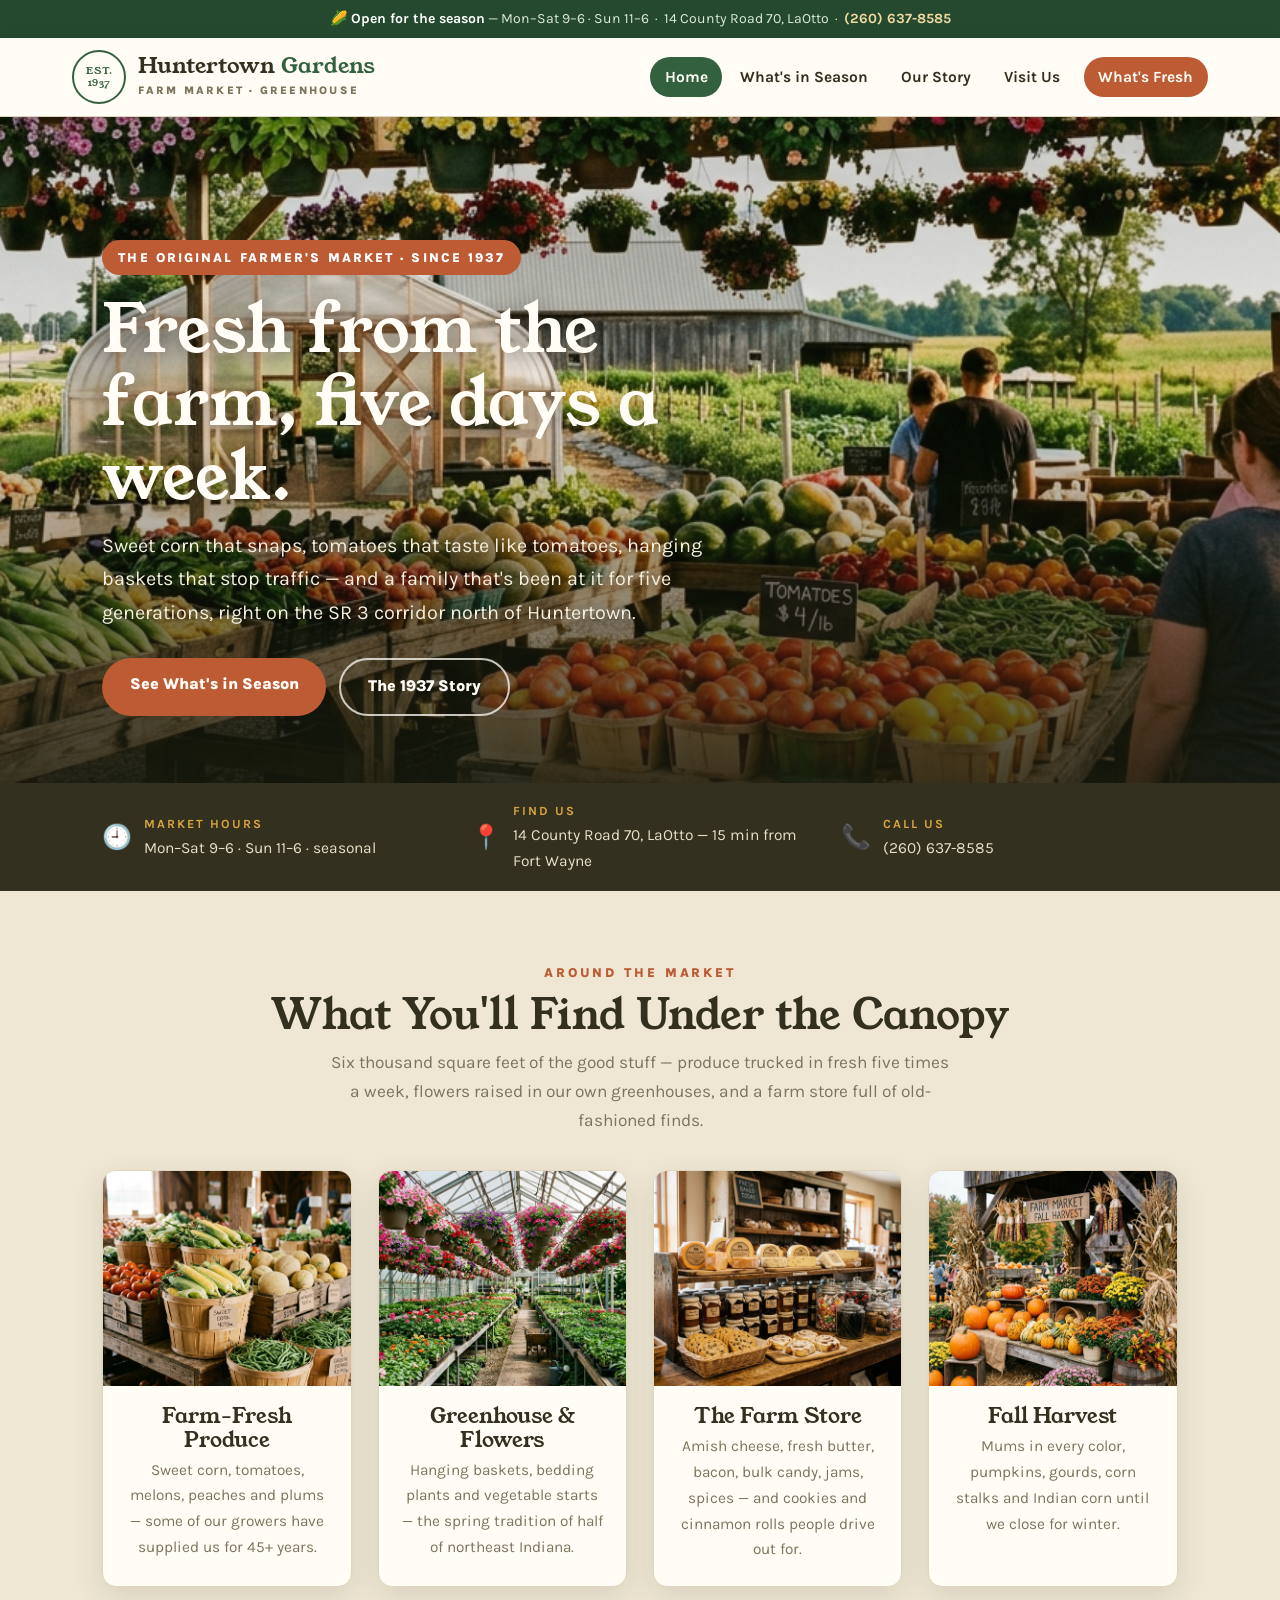
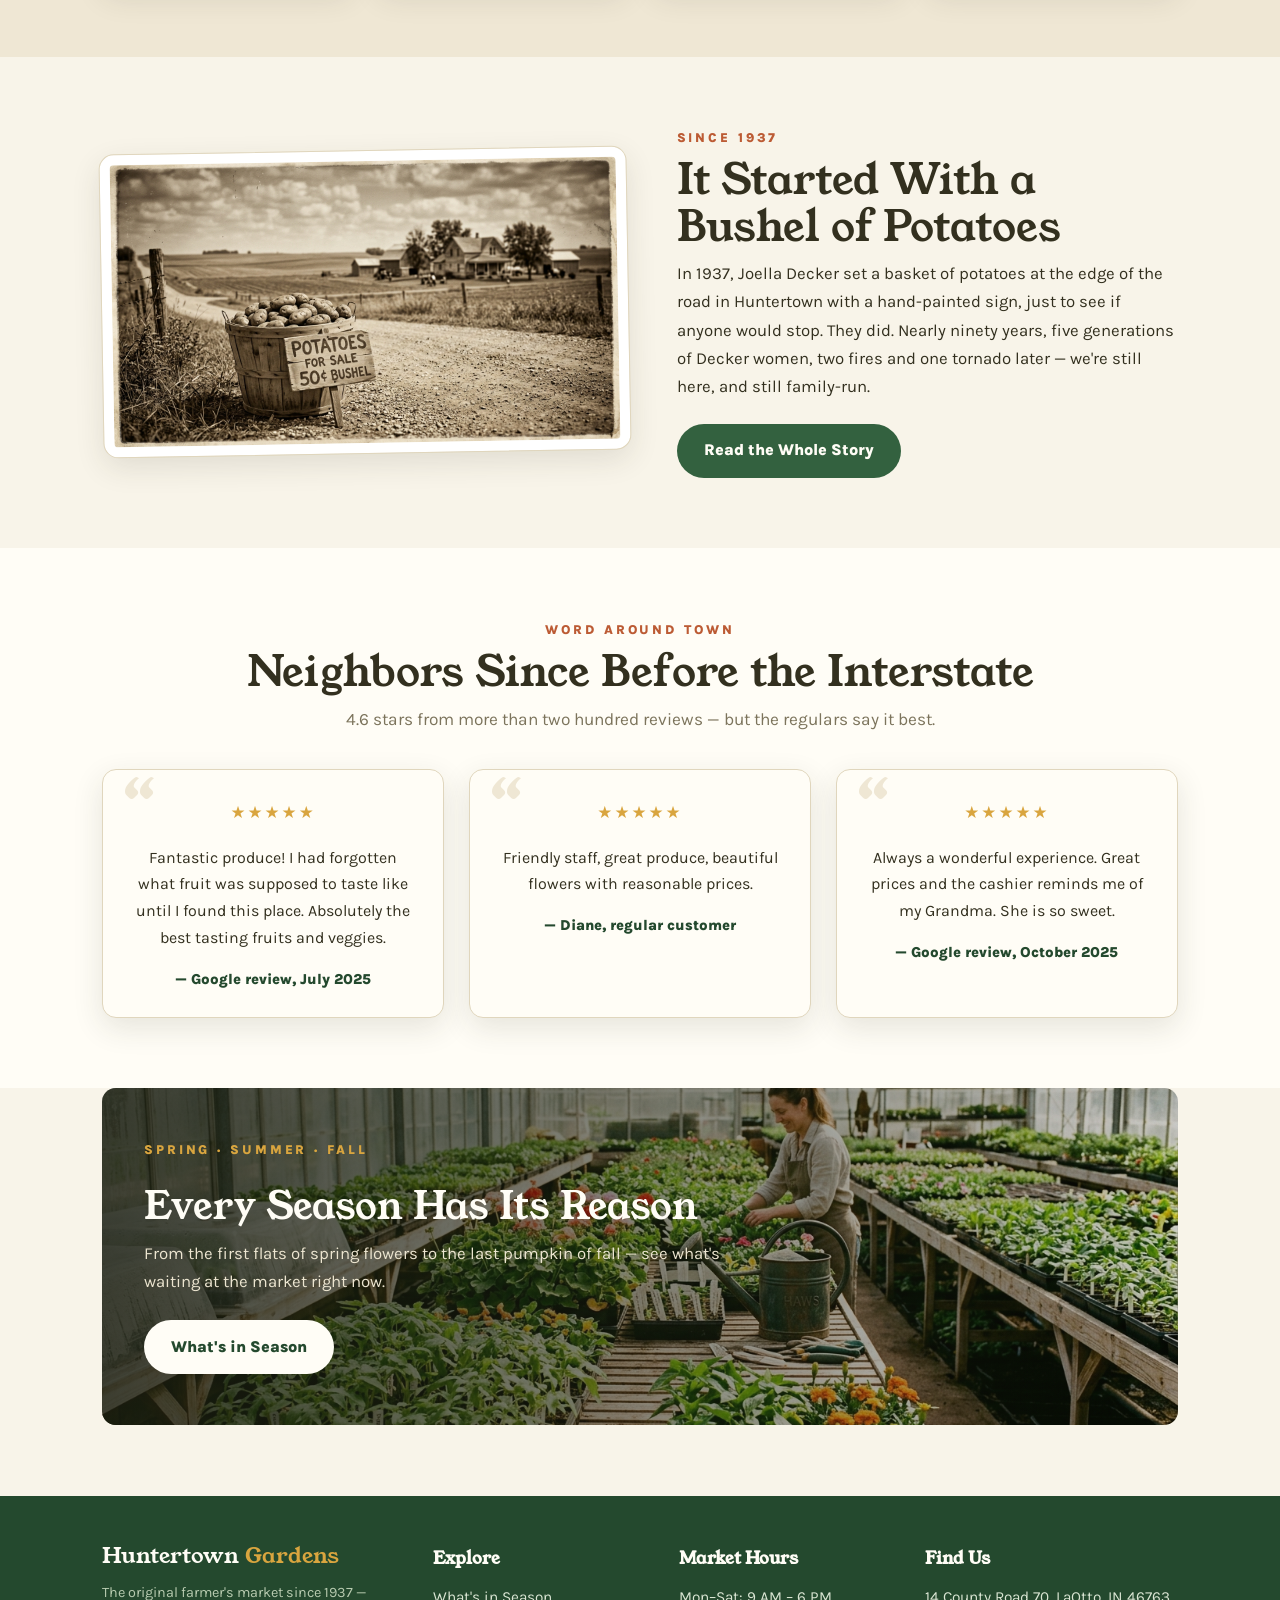
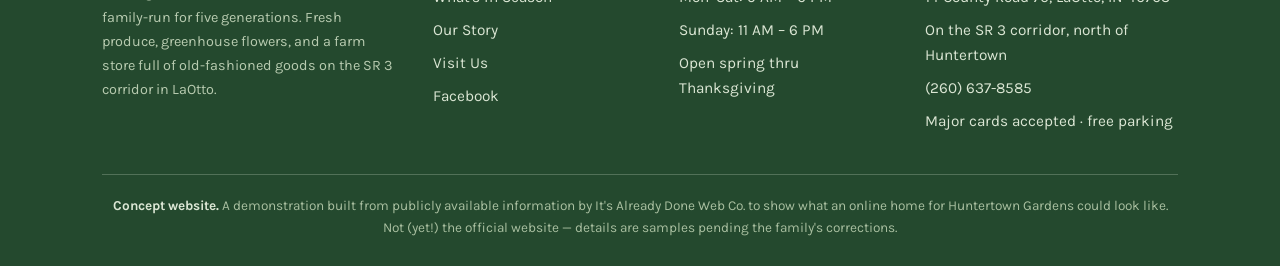
<file: index.html>
<!DOCTYPE html>
<html lang="en">
<head>
<meta charset="UTF-8">
<meta name="viewport" content="width=device-width, initial-scale=1.0">
<title>Huntertown Gardens — The Original Farmer's Market Since 1937</title>
<meta name="description" content="Family-run farm market and greenhouse on the SR 3 corridor north of Fort Wayne: fresh produce, hanging baskets and bedding plants, Amish cheese, bulk candy and pantry goods. Since 1937.">
<link rel="icon" href="data:image/svg+xml,<svg xmlns='http://www.w3.org/2000/svg' viewBox='0 0 100 100'><circle cx='50' cy='50' r='46' fill='%23f8f4e9' stroke='%2333613f' stroke-width='6'/><path d='M50 25 C58 38 58 52 50 66 C42 52 42 38 50 25 Z' fill='%2333613f'/><path d='M50 66 L50 78' stroke='%2333613f' stroke-width='5' stroke-linecap='round'/></svg>">
<link rel="stylesheet" href="css/style.css">
</head>
<body>

<div class="topbar">🌽 <strong>Open for the season</strong> — Mon–Sat 9–6 · Sun 11–6 &nbsp;·&nbsp; 14 County Road 70, LaOtto &nbsp;·&nbsp; <a href="tel:+12606378585">(260) 637-8585</a></div>

<header class="site">
  <div class="nav-row">
    <a class="brand" href="index.html">
      <span class="roundel">EST.<br>1937</span>
      <span>
        <span class="brand-name">Huntertown <span>Gardens</span></span>
        <span class="brand-tag">Farm Market · Greenhouse</span>
      </span>
    </a>
    <nav class="main">
      <a href="index.html" class="active">Home</a>
      <a href="seasons.html">What's in Season</a>
      <a href="story.html">Our Story</a>
      <a href="visit.html">Visit Us</a>
      <a href="seasons.html" class="cta">What's Fresh</a>
    </nav>
  </div>
</header>

<section class="hero">
  <img class="hero-bg" src="assets/hero-market-crop2.png" alt="The farm market under its canopy: hanging flower baskets above tables piled with sweet corn, tomatoes and melons, greenhouse behind">
  <div class="wrap hero-inner">
    <span class="kicker">The original farmer's market · since 1937</span>
    <h1>Fresh from the farm, five days a week.</h1>
    <p class="lede">Sweet corn that snaps, tomatoes that taste like tomatoes, hanging baskets that stop traffic — and a family that's been at it for five generations, right on the SR 3 corridor north of Huntertown.</p>
    <div class="btns">
      <a class="btn btn-terra" href="seasons.html">See What's in Season</a>
      <a class="btn btn-outline" href="story.html">The 1937 Story</a>
    </div>
  </div>
</section>

<div class="info-strip">
  <div class="wrap">
    <div class="cell"><span class="info-ico">🕘</span><div><strong>Market Hours</strong> Mon–Sat 9–6 · Sun 11–6 · seasonal</div></div>
    <div class="cell"><span class="info-ico">📍</span><div><strong>Find Us</strong> <a href="visit.html">14 County Road 70, LaOtto — 15 min from Fort Wayne</a></div></div>
    <div class="cell"><span class="info-ico">📞</span><div><strong>Call Us</strong> <a href="tel:+12606378585">(260) 637-8585</a></div></div>
  </div>
</div>

<section class="block block--deep">
  <div class="wrap center">
    <p class="eyebrow">Around the market</p>
    <h2>What You'll Find Under the Canopy</h2>
    <p class="sub">Six thousand square feet of the good stuff — produce trucked in fresh five times a week, flowers raised in our own greenhouses, and a farm store full of old-fashioned finds.</p>
    <div class="grid grid-4">
      <div class="card">
        <img src="assets/produce.png" alt="Bushel baskets of sweet corn and crates of ripe tomatoes">
        <div class="pad"><h3>Farm-Fresh Produce</h3><p>Sweet corn, tomatoes, melons, peaches and plums — some of our growers have supplied us for 45+ years.</p></div>
      </div>
      <div class="card">
        <img src="assets/baskets.png" alt="Rows of vibrant hanging flower baskets inside the greenhouse">
        <div class="pad"><h3>Greenhouse &amp; Flowers</h3><p>Hanging baskets, bedding plants and vegetable starts — the spring tradition of half of northeast Indiana.</p></div>
      </div>
      <div class="card">
        <img src="assets/pantry.png" alt="Amish cheeses, jars of jam and old-fashioned bulk candy on a wooden shelf">
        <div class="pad"><h3>The Farm Store</h3><p>Amish cheese, fresh butter, bacon, bulk candy, jams, spices — and cookies and cinnamon rolls people drive out for.</p></div>
      </div>
      <div class="card">
        <img src="assets/fall.png" alt="Pumpkins, gourds, corn stalks and colorful mums in the fall">
        <div class="pad"><h3>Fall Harvest</h3><p>Mums in every color, pumpkins, gourds, corn stalks and Indian corn until we close for winter.</p></div>
      </div>
    </div>
  </div>
</section>

<section class="block">
  <div class="wrap">
    <div class="split">
      <div class="split-img"><img src="assets/heritage-1937.png" alt="A sepia-toned scene of a bushel basket of potatoes with a hand-painted for-sale sign at the edge of a country road"></div>
      <div>
        <p class="eyebrow">Since 1937</p>
        <h2>It Started With a Bushel of Potatoes</h2>
        <p>In 1937, Joella Decker set a basket of potatoes at the edge of the road in Huntertown with a hand-painted sign, just to see if anyone would stop. They did. Nearly ninety years, five generations of Decker women, two fires and one tornado later — we're still here, and still family-run.</p>
        <p style="margin-top:1.4rem"><a class="btn btn-green" href="story.html">Read the Whole Story</a></p>
      </div>
    </div>
  </div>
</section>

<section class="block block--white">
  <div class="wrap center">
    <p class="eyebrow">Word around town</p>
    <h2>Neighbors Since Before the Interstate</h2>
    <p class="sub">4.6 stars from more than two hundred reviews — but the regulars say it best.</p>
    <div class="grid grid-3">
      <div class="review">
        <div class="stars">★★★★★</div>
        <p>Fantastic produce! I had forgotten what fruit was supposed to taste like until I found this place. Absolutely the best tasting fruits and veggies.</p>
        <div class="who">— Google review, July 2025</div>
      </div>
      <div class="review">
        <div class="stars">★★★★★</div>
        <p>Friendly staff, great produce, beautiful flowers with reasonable prices.</p>
        <div class="who">— Diane, regular customer</div>
      </div>
      <div class="review">
        <div class="stars">★★★★★</div>
        <p>Always a wonderful experience. Great prices and the cashier reminds me of my Grandma. She is so sweet.</p>
        <div class="who">— Google review, October 2025</div>
      </div>
    </div>
  </div>
</section>

<section class="block" style="padding-top:0">
  <div class="wrap">
    <div class="banner">
      <img class="bg" src="assets/greenhouse.png" alt="Greenhouse tables full of spring bedding plants and vegetable starts">
      <div class="pad">
        <p class="eyebrow" style="color:var(--gold)">Spring · Summer · Fall</p>
        <h2>Every Season Has Its Reason</h2>
        <p>From the first flats of spring flowers to the last pumpkin of fall — see what's waiting at the market right now.</p>
        <a class="btn btn-cream" href="seasons.html">What's in Season</a>
      </div>
    </div>
  </div>
</section>

<footer class="site">
  <div class="wrap">
    <div class="cols">
      <div>
        <span class="brand-name">Huntertown <span style="color:var(--gold)">Gardens</span></span>
        <p class="small">The original farmer's market since 1937 — family-run for five generations. Fresh produce, greenhouse flowers, and a farm store full of old-fashioned goods on the SR 3 corridor in LaOtto.</p>
      </div>
      <div>
        <h4>Explore</h4>
        <ul>
          <li><a href="seasons.html">What's in Season</a></li>
          <li><a href="story.html">Our Story</a></li>
          <li><a href="visit.html">Visit Us</a></li>
          <li><a href="https://www.facebook.com/HuntertownGardens/" target="_blank" rel="noopener">Facebook</a></li>
        </ul>
      </div>
      <div>
        <h4>Market Hours</h4>
        <ul>
          <li>Mon–Sat: 9 AM – 6 PM</li>
          <li>Sunday: 11 AM – 6 PM</li>
          <li>Open spring thru Thanksgiving</li>
        </ul>
      </div>
      <div>
        <h4>Find Us</h4>
        <ul>
          <li>14 County Road 70, LaOtto, IN 46763</li>
          <li>On the SR 3 corridor, north of Huntertown</li>
          <li><a href="tel:+12606378585">(260) 637-8585</a></li>
          <li>Major cards accepted · free parking</li>
        </ul>
      </div>
    </div>
    <div class="footnote">
      <strong>Concept website.</strong> A demonstration built from publicly available information by It's Already Done Web Co. to show what an online home for Huntertown Gardens could look like. Not (yet!) the official website — details are samples pending the family's corrections.
    </div>
  </div>
</footer>

<script>
  // Privacy-friendly analytics (GoatCounter) - no cookies, records host+path only
  window.goatcounter = { path: function(p) { return location.host + p; } };
</script>
<script data-goatcounter="https://flylow3d.goatcounter.com/count" async src="//gc.zgo.at/count.js"></script>
</body>
</html>
</file>
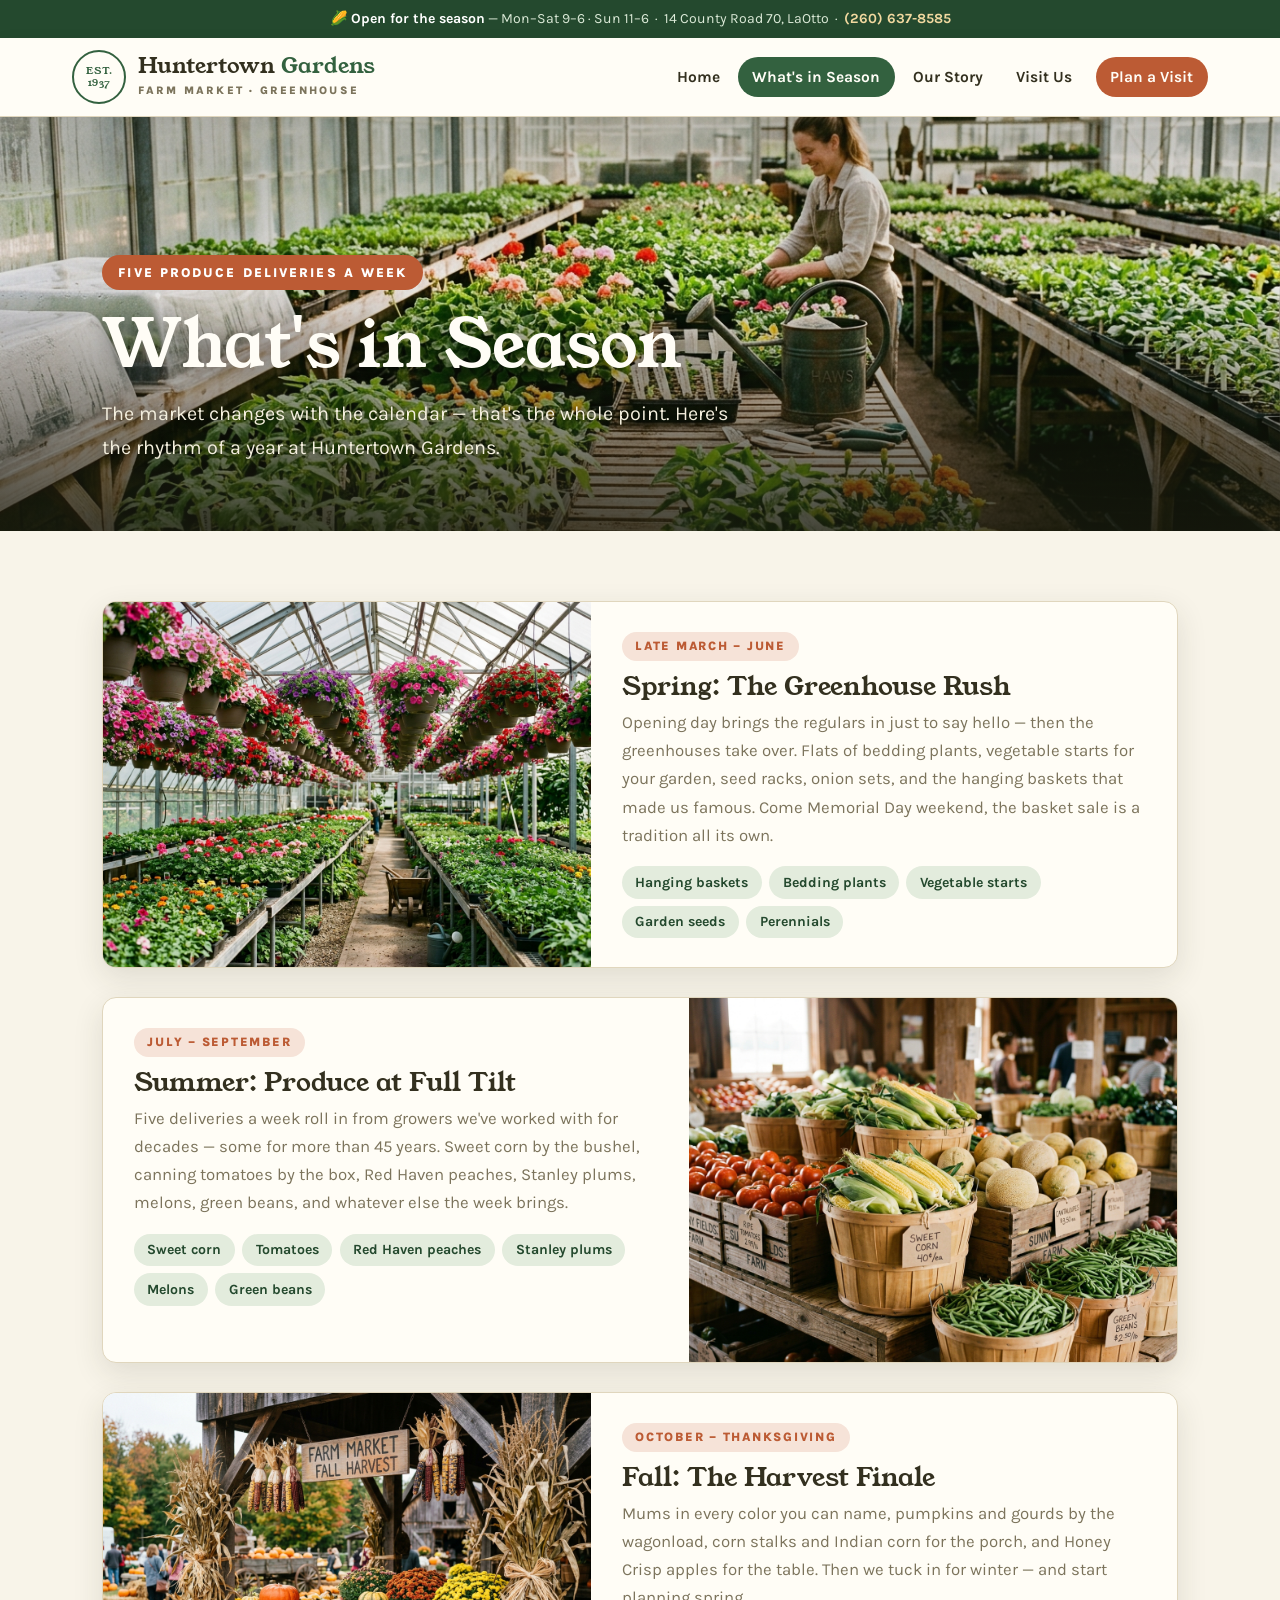
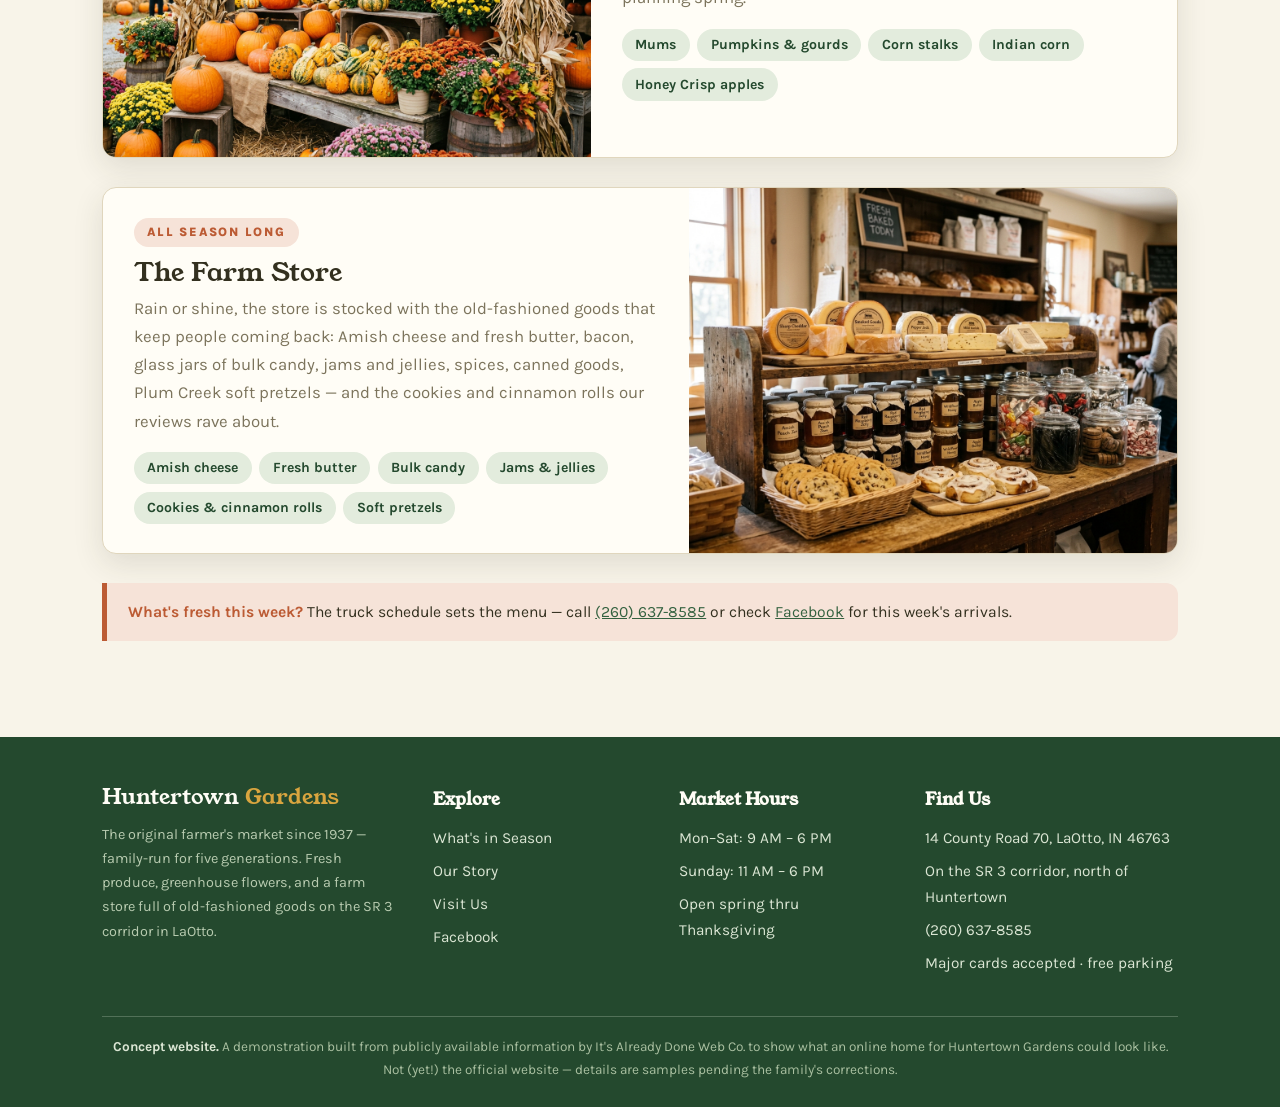
<file: seasons.html>
<!DOCTYPE html>
<html lang="en">
<head>
<meta charset="UTF-8">
<meta name="viewport" content="width=device-width, initial-scale=1.0">
<title>What's in Season — Huntertown Gardens · LaOtto, IN</title>
<meta name="description" content="The seasonal rhythm at Huntertown Gardens: spring bedding plants and hanging baskets, summer sweet corn and peaches, fall mums and pumpkins, plus the farm store's Amish cheese, bulk candy and baked goods.">
<link rel="icon" href="data:image/svg+xml,<svg xmlns='http://www.w3.org/2000/svg' viewBox='0 0 100 100'><circle cx='50' cy='50' r='46' fill='%23f8f4e9' stroke='%2333613f' stroke-width='6'/><path d='M50 25 C58 38 58 52 50 66 C42 52 42 38 50 25 Z' fill='%2333613f'/><path d='M50 66 L50 78' stroke='%2333613f' stroke-width='5' stroke-linecap='round'/></svg>">
<link rel="stylesheet" href="css/style.css">
</head>
<body>

<div class="topbar">🌽 <strong>Open for the season</strong> — Mon–Sat 9–6 · Sun 11–6 &nbsp;·&nbsp; 14 County Road 70, LaOtto &nbsp;·&nbsp; <a href="tel:+12606378585">(260) 637-8585</a></div>

<header class="site">
  <div class="nav-row">
    <a class="brand" href="index.html">
      <span class="roundel">EST.<br>1937</span>
      <span>
        <span class="brand-name">Huntertown <span>Gardens</span></span>
        <span class="brand-tag">Farm Market · Greenhouse</span>
      </span>
    </a>
    <nav class="main">
      <a href="index.html">Home</a>
      <a href="seasons.html" class="active">What's in Season</a>
      <a href="story.html">Our Story</a>
      <a href="visit.html">Visit Us</a>
      <a href="visit.html" class="cta">Plan a Visit</a>
    </nav>
  </div>
</header>

<section class="hero hero--page">
  <img class="hero-bg" src="assets/greenhouse.png" alt="Greenhouse tables lined with spring bedding plants and vegetable starts">
  <div class="wrap hero-inner">
    <span class="kicker">Five produce deliveries a week</span>
    <h1>What's in Season</h1>
    <p class="lede">The market changes with the calendar — that's the whole point. Here's the rhythm of a year at Huntertown Gardens.</p>
  </div>
</section>

<section class="block">
  <div class="wrap">

    <div class="season">
      <img src="assets/baskets.png" alt="Hanging baskets bursting with petunias in the greenhouse">
      <div class="pad">
        <span class="when">Late March – June</span>
        <h3>Spring: The Greenhouse Rush</h3>
        <p>Opening day brings the regulars in just to say hello — then the greenhouses take over. Flats of bedding plants, vegetable starts for your garden, seed racks, onion sets, and the hanging baskets that made us famous. Come Memorial Day weekend, the basket sale is a tradition all its own.</p>
        <div class="tags"><span>Hanging baskets</span><span>Bedding plants</span><span>Vegetable starts</span><span>Garden seeds</span><span>Perennials</span></div>
      </div>
    </div>

    <div class="season flip">
      <img src="assets/produce.png" alt="Sweet corn, tomatoes and melons piled high at the market">
      <div class="pad">
        <span class="when">July – September</span>
        <h3>Summer: Produce at Full Tilt</h3>
        <p>Five deliveries a week roll in from growers we've worked with for decades — some for more than 45 years. Sweet corn by the bushel, canning tomatoes by the box, Red Haven peaches, Stanley plums, melons, green beans, and whatever else the week brings.</p>
        <div class="tags"><span>Sweet corn</span><span>Tomatoes</span><span>Red Haven peaches</span><span>Stanley plums</span><span>Melons</span><span>Green beans</span></div>
      </div>
    </div>

    <div class="season">
      <img src="assets/fall.png" alt="Pumpkins, gourds, corn stalks and mums in fall colors">
      <div class="pad">
        <span class="when">October – Thanksgiving</span>
        <h3>Fall: The Harvest Finale</h3>
        <p>Mums in every color you can name, pumpkins and gourds by the wagonload, corn stalks and Indian corn for the porch, and Honey Crisp apples for the table. Then we tuck in for winter — and start planning spring.</p>
        <div class="tags"><span>Mums</span><span>Pumpkins &amp; gourds</span><span>Corn stalks</span><span>Indian corn</span><span>Honey Crisp apples</span></div>
      </div>
    </div>

    <div class="season flip">
      <img src="assets/pantry.png" alt="Amish cheese, jams and bulk candy jars in the farm store">
      <div class="pad">
        <span class="when">All season long</span>
        <h3>The Farm Store</h3>
        <p>Rain or shine, the store is stocked with the old-fashioned goods that keep people coming back: Amish cheese and fresh butter, bacon, glass jars of bulk candy, jams and jellies, spices, canned goods, Plum Creek soft pretzels — and the cookies and cinnamon rolls our reviews rave about.</p>
        <div class="tags"><span>Amish cheese</span><span>Fresh butter</span><span>Bulk candy</span><span>Jams &amp; jellies</span><span>Cookies &amp; cinnamon rolls</span><span>Soft pretzels</span></div>
      </div>
    </div>

    <div class="tip">
      <strong>What's fresh this week?</strong> The truck schedule sets the menu — call <a href="tel:+12606378585">(260) 637-8585</a> or check <a href="https://www.facebook.com/HuntertownGardens/" target="_blank" rel="noopener">Facebook</a> for this week's arrivals.
    </div>
  </div>
</section>

<footer class="site">
  <div class="wrap">
    <div class="cols">
      <div>
        <span class="brand-name">Huntertown <span style="color:var(--gold)">Gardens</span></span>
        <p class="small">The original farmer's market since 1937 — family-run for five generations. Fresh produce, greenhouse flowers, and a farm store full of old-fashioned goods on the SR 3 corridor in LaOtto.</p>
      </div>
      <div>
        <h4>Explore</h4>
        <ul>
          <li><a href="seasons.html">What's in Season</a></li>
          <li><a href="story.html">Our Story</a></li>
          <li><a href="visit.html">Visit Us</a></li>
          <li><a href="https://www.facebook.com/HuntertownGardens/" target="_blank" rel="noopener">Facebook</a></li>
        </ul>
      </div>
      <div>
        <h4>Market Hours</h4>
        <ul>
          <li>Mon–Sat: 9 AM – 6 PM</li>
          <li>Sunday: 11 AM – 6 PM</li>
          <li>Open spring thru Thanksgiving</li>
        </ul>
      </div>
      <div>
        <h4>Find Us</h4>
        <ul>
          <li>14 County Road 70, LaOtto, IN 46763</li>
          <li>On the SR 3 corridor, north of Huntertown</li>
          <li><a href="tel:+12606378585">(260) 637-8585</a></li>
          <li>Major cards accepted · free parking</li>
        </ul>
      </div>
    </div>
    <div class="footnote">
      <strong>Concept website.</strong> A demonstration built from publicly available information by It's Already Done Web Co. to show what an online home for Huntertown Gardens could look like. Not (yet!) the official website — details are samples pending the family's corrections.
    </div>
  </div>
</footer>

<script>
  // Privacy-friendly analytics (GoatCounter) - no cookies, records host+path only
  window.goatcounter = { path: function(p) { return location.host + p; } };
</script>
<script data-goatcounter="https://flylow3d.goatcounter.com/count" async src="//gc.zgo.at/count.js"></script>
</body>
</html>
</file>
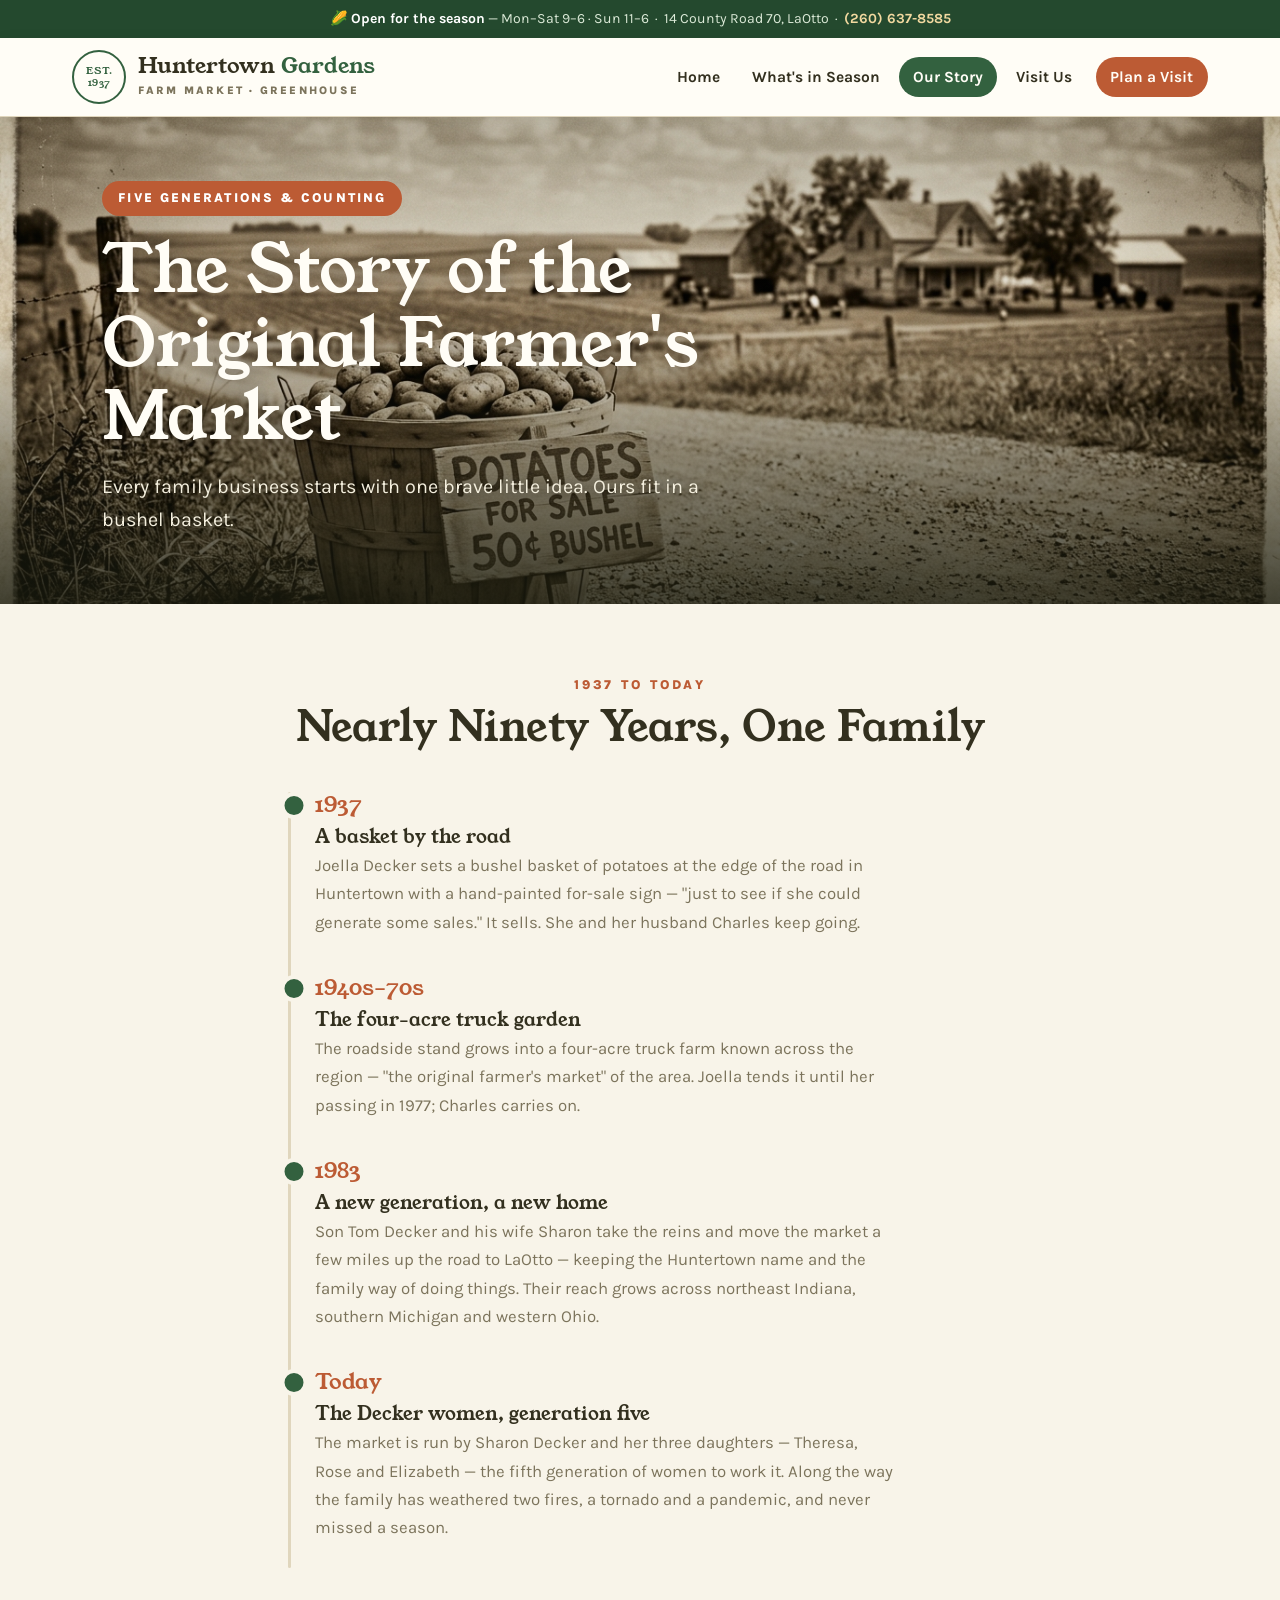
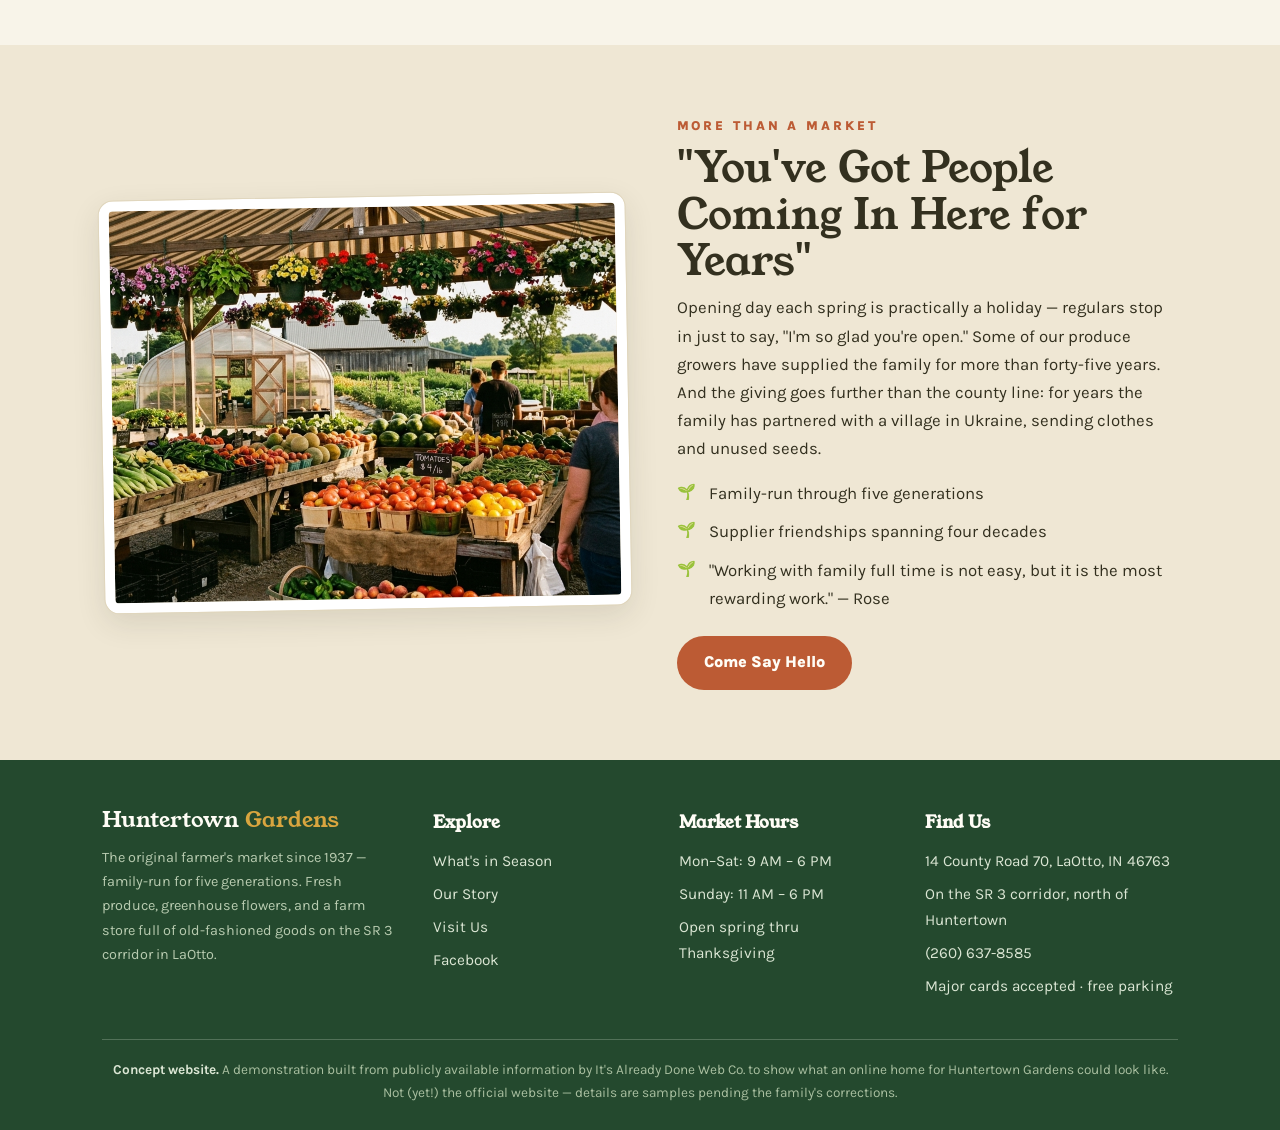
<file: story.html>
<!DOCTYPE html>
<html lang="en">
<head>
<meta charset="UTF-8">
<meta name="viewport" content="width=device-width, initial-scale=1.0">
<title>Our Story — Huntertown Gardens · Since 1937</title>
<meta name="description" content="From Joella Decker's roadside bushel of potatoes in 1937 to five generations of Decker women running the market today — the story of Huntertown Gardens.">
<link rel="icon" href="data:image/svg+xml,<svg xmlns='http://www.w3.org/2000/svg' viewBox='0 0 100 100'><circle cx='50' cy='50' r='46' fill='%23f8f4e9' stroke='%2333613f' stroke-width='6'/><path d='M50 25 C58 38 58 52 50 66 C42 52 42 38 50 25 Z' fill='%2333613f'/><path d='M50 66 L50 78' stroke='%2333613f' stroke-width='5' stroke-linecap='round'/></svg>">
<link rel="stylesheet" href="css/style.css">
</head>
<body>

<div class="topbar">🌽 <strong>Open for the season</strong> — Mon–Sat 9–6 · Sun 11–6 &nbsp;·&nbsp; 14 County Road 70, LaOtto &nbsp;·&nbsp; <a href="tel:+12606378585">(260) 637-8585</a></div>

<header class="site">
  <div class="nav-row">
    <a class="brand" href="index.html">
      <span class="roundel">EST.<br>1937</span>
      <span>
        <span class="brand-name">Huntertown <span>Gardens</span></span>
        <span class="brand-tag">Farm Market · Greenhouse</span>
      </span>
    </a>
    <nav class="main">
      <a href="index.html">Home</a>
      <a href="seasons.html">What's in Season</a>
      <a href="story.html" class="active">Our Story</a>
      <a href="visit.html">Visit Us</a>
      <a href="visit.html" class="cta">Plan a Visit</a>
    </nav>
  </div>
</header>

<section class="hero hero--page">
  <img class="hero-bg" src="assets/heritage-1937.png" alt="Sepia-toned recreation of a bushel of potatoes with a hand-painted for-sale sign beside a 1930s country road">
  <div class="wrap hero-inner">
    <span class="kicker">Five generations &amp; counting</span>
    <h1>The Story of the Original Farmer's Market</h1>
    <p class="lede">Every family business starts with one brave little idea. Ours fit in a bushel basket.</p>
  </div>
</section>

<section class="block">
  <div class="wrap center">
    <p class="eyebrow">1937 to today</p>
    <h2>Nearly Ninety Years, One Family</h2>
    <div class="timeline" style="text-align:left">
      <div class="tl">
        <div class="year">1937</div>
        <h3>A basket by the road</h3>
        <p>Joella Decker sets a bushel basket of potatoes at the edge of the road in Huntertown with a hand-painted for-sale sign — "just to see if she could generate some sales." It sells. She and her husband Charles keep going.</p>
      </div>
      <div class="tl">
        <div class="year">1940s–70s</div>
        <h3>The four-acre truck garden</h3>
        <p>The roadside stand grows into a four-acre truck farm known across the region — "the original farmer's market" of the area. Joella tends it until her passing in 1977; Charles carries on.</p>
      </div>
      <div class="tl">
        <div class="year">1983</div>
        <h3>A new generation, a new home</h3>
        <p>Son Tom Decker and his wife Sharon take the reins and move the market a few miles up the road to LaOtto — keeping the Huntertown name and the family way of doing things. Their reach grows across northeast Indiana, southern Michigan and western Ohio.</p>
      </div>
      <div class="tl">
        <div class="year">Today</div>
        <h3>The Decker women, generation five</h3>
        <p>The market is run by Sharon Decker and her three daughters — Theresa, Rose and Elizabeth — the fifth generation of women to work it. Along the way the family has weathered two fires, a tornado and a pandemic, and never missed a season.</p>
      </div>
    </div>
  </div>
</section>

<section class="block block--deep">
  <div class="wrap">
    <div class="split">
      <div class="split-img"><img src="assets/hero-market-crop2.png" alt="The market today: canopy, hanging baskets, produce tables and the greenhouse"></div>
      <div>
        <p class="eyebrow">More than a market</p>
        <h2>"You've Got People Coming In Here for Years"</h2>
        <p>Opening day each spring is practically a holiday — regulars stop in just to say, "I'm so glad you're open." Some of our produce growers have supplied the family for more than forty-five years. And the giving goes further than the county line: for years the family has partnered with a village in Ukraine, sending clothes and unused seeds.</p>
        <ul class="checks">
          <li>Family-run through five generations</li>
          <li>Supplier friendships spanning four decades</li>
          <li>"Working with family full time is not easy, but it is the most rewarding work." — Rose</li>
        </ul>
        <p style="margin-top:1.4rem"><a class="btn btn-terra" href="visit.html">Come Say Hello</a></p>
      </div>
    </div>
  </div>
</section>

<footer class="site">
  <div class="wrap">
    <div class="cols">
      <div>
        <span class="brand-name">Huntertown <span style="color:var(--gold)">Gardens</span></span>
        <p class="small">The original farmer's market since 1937 — family-run for five generations. Fresh produce, greenhouse flowers, and a farm store full of old-fashioned goods on the SR 3 corridor in LaOtto.</p>
      </div>
      <div>
        <h4>Explore</h4>
        <ul>
          <li><a href="seasons.html">What's in Season</a></li>
          <li><a href="story.html">Our Story</a></li>
          <li><a href="visit.html">Visit Us</a></li>
          <li><a href="https://www.facebook.com/HuntertownGardens/" target="_blank" rel="noopener">Facebook</a></li>
        </ul>
      </div>
      <div>
        <h4>Market Hours</h4>
        <ul>
          <li>Mon–Sat: 9 AM – 6 PM</li>
          <li>Sunday: 11 AM – 6 PM</li>
          <li>Open spring thru Thanksgiving</li>
        </ul>
      </div>
      <div>
        <h4>Find Us</h4>
        <ul>
          <li>14 County Road 70, LaOtto, IN 46763</li>
          <li>On the SR 3 corridor, north of Huntertown</li>
          <li><a href="tel:+12606378585">(260) 637-8585</a></li>
          <li>Major cards accepted · free parking</li>
        </ul>
      </div>
    </div>
    <div class="footnote">
      <strong>Concept website.</strong> A demonstration built from publicly available information by It's Already Done Web Co. to show what an online home for Huntertown Gardens could look like. Not (yet!) the official website — details are samples pending the family's corrections.
    </div>
  </div>
</footer>

<script>
  // Privacy-friendly analytics (GoatCounter) - no cookies, records host+path only
  window.goatcounter = { path: function(p) { return location.host + p; } };
</script>
<script data-goatcounter="https://flylow3d.goatcounter.com/count" async src="//gc.zgo.at/count.js"></script>
</body>
</html>
</file>
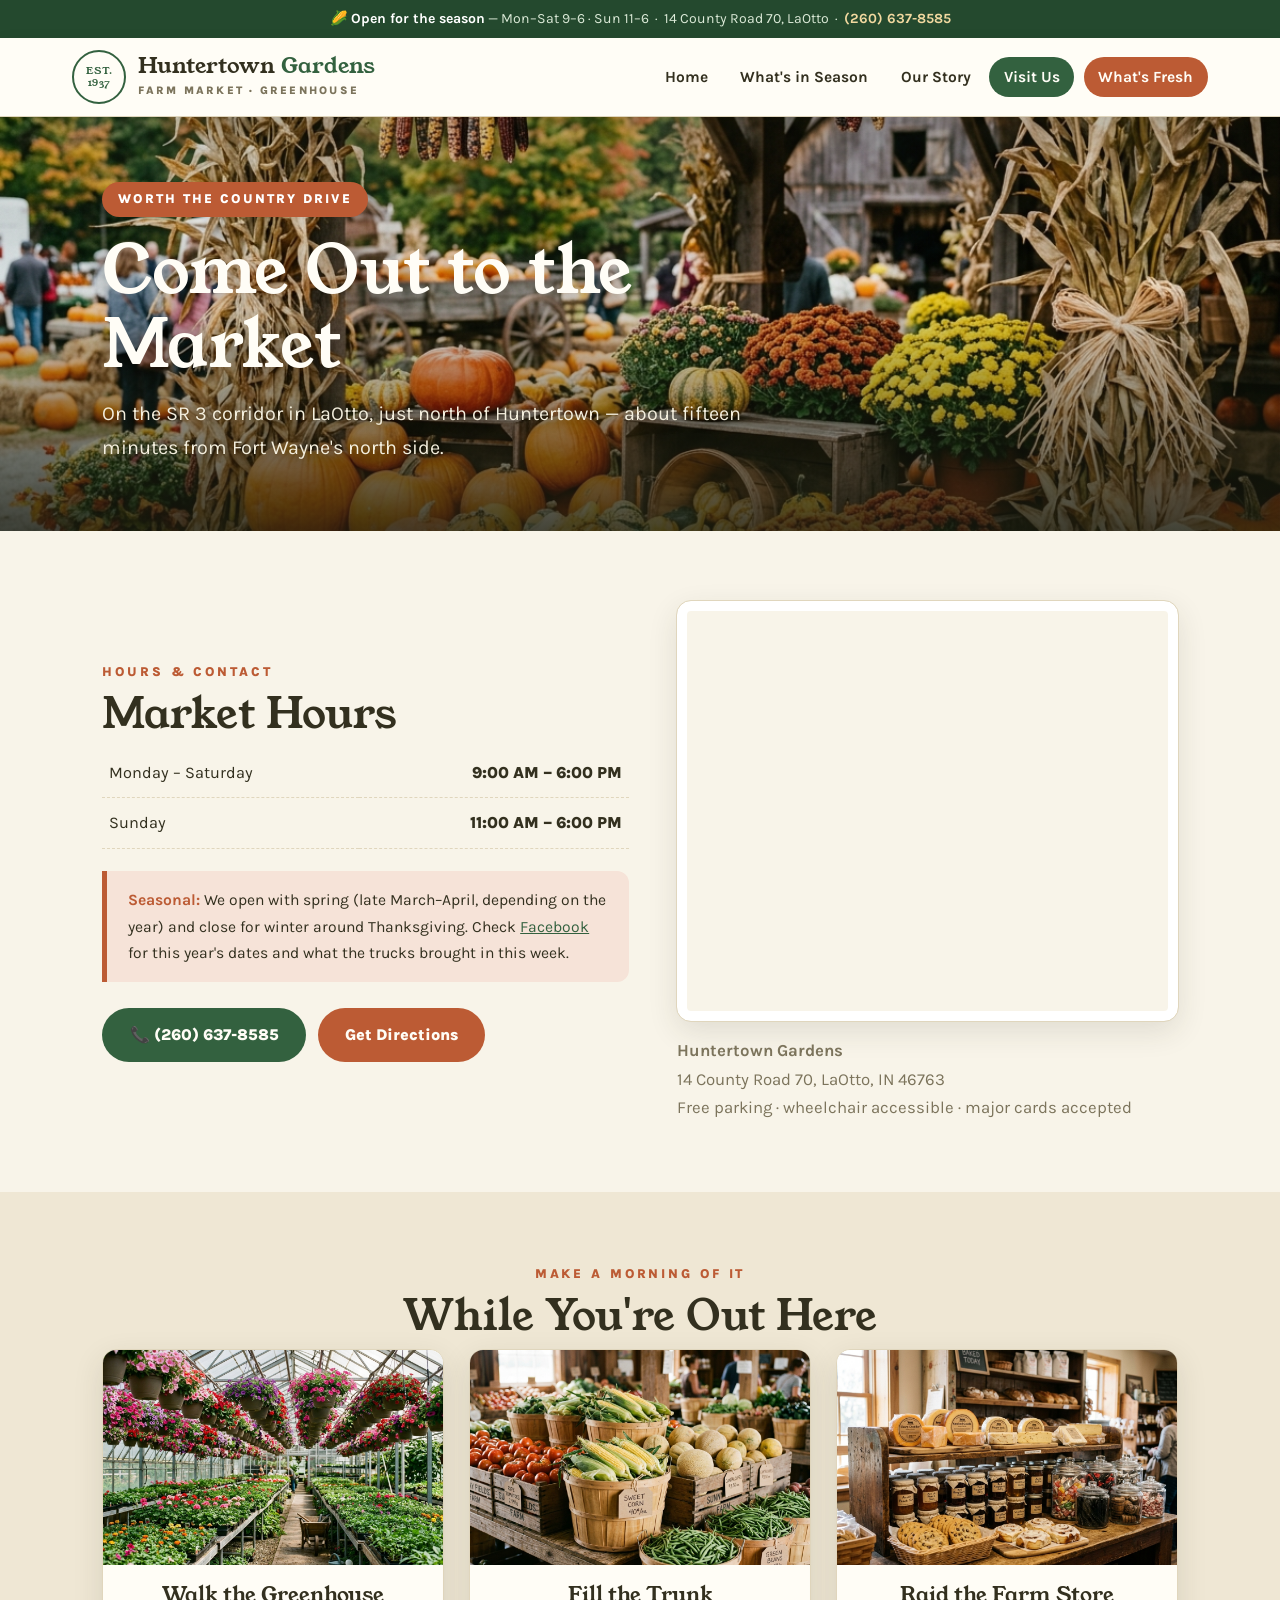
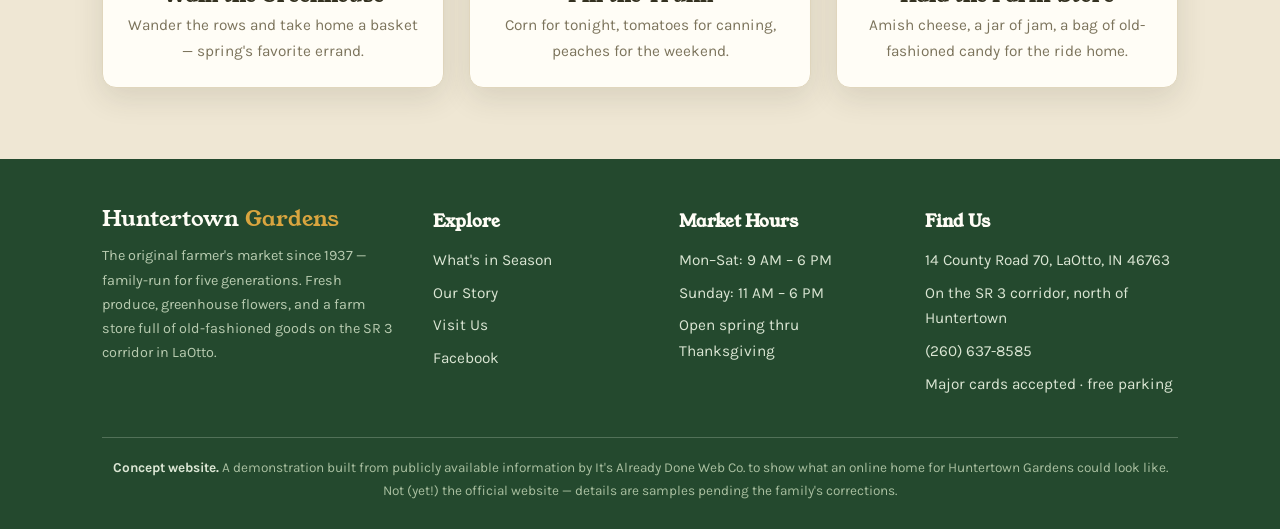
<file: visit.html>
<!DOCTYPE html>
<html lang="en">
<head>
<meta charset="UTF-8">
<meta name="viewport" content="width=device-width, initial-scale=1.0">
<title>Visit Us — Huntertown Gardens · LaOtto, IN</title>
<meta name="description" content="Find Huntertown Gardens at 14 County Road 70 in LaOtto — on the SR 3 corridor just north of Huntertown, 15 minutes from Fort Wayne. Seasonal hours and directions.">
<link rel="icon" href="data:image/svg+xml,<svg xmlns='http://www.w3.org/2000/svg' viewBox='0 0 100 100'><circle cx='50' cy='50' r='46' fill='%23f8f4e9' stroke='%2333613f' stroke-width='6'/><path d='M50 25 C58 38 58 52 50 66 C42 52 42 38 50 25 Z' fill='%2333613f'/><path d='M50 66 L50 78' stroke='%2333613f' stroke-width='5' stroke-linecap='round'/></svg>">
<link rel="stylesheet" href="css/style.css">
</head>
<body>

<div class="topbar">🌽 <strong>Open for the season</strong> — Mon–Sat 9–6 · Sun 11–6 &nbsp;·&nbsp; 14 County Road 70, LaOtto &nbsp;·&nbsp; <a href="tel:+12606378585">(260) 637-8585</a></div>

<header class="site">
  <div class="nav-row">
    <a class="brand" href="index.html">
      <span class="roundel">EST.<br>1937</span>
      <span>
        <span class="brand-name">Huntertown <span>Gardens</span></span>
        <span class="brand-tag">Farm Market · Greenhouse</span>
      </span>
    </a>
    <nav class="main">
      <a href="index.html">Home</a>
      <a href="seasons.html">What's in Season</a>
      <a href="story.html">Our Story</a>
      <a href="visit.html" class="active">Visit Us</a>
      <a href="seasons.html" class="cta">What's Fresh</a>
    </nav>
  </div>
</header>

<section class="hero hero--page">
  <img class="hero-bg" src="assets/fall.png" alt="Fall harvest display of pumpkins, mums and corn stalks at the market">
  <div class="wrap hero-inner">
    <span class="kicker">Worth the country drive</span>
    <h1>Come Out to the Market</h1>
    <p class="lede">On the SR 3 corridor in LaOtto, just north of Huntertown — about fifteen minutes from Fort Wayne's north side.</p>
  </div>
</section>

<section class="block">
  <div class="wrap">
    <div class="split">
      <div>
        <p class="eyebrow">Hours &amp; Contact</p>
        <h2>Market Hours</h2>
        <table class="hours">
          <tr><td>Monday – Saturday</td><td>9:00 AM – 6:00 PM</td></tr>
          <tr><td>Sunday</td><td>11:00 AM – 6:00 PM</td></tr>
        </table>
        <div class="tip" style="margin-top:1.4rem">
          <strong>Seasonal:</strong> We open with spring (late March–April, depending on the year) and close for winter around Thanksgiving. Check <a href="https://www.facebook.com/HuntertownGardens/" target="_blank" rel="noopener">Facebook</a> for this year's dates and what the trucks brought in this week.
        </div>
        <p style="margin-top:1.2rem">
          <a class="btn btn-green" href="tel:+12606378585">📞 (260) 637-8585</a>
          &nbsp;
          <a class="btn btn-terra" href="https://www.google.com/maps/dir/?api=1&amp;destination=Huntertown+Gardens,+14+County+Road+70,+Laotto,+IN+46763" target="_blank" rel="noopener">Get Directions</a>
        </p>
      </div>
      <div>
        <div class="map-frame">
          <iframe title="Map to Huntertown Gardens, 14 County Road 70, LaOtto" src="https://www.google.com/maps?q=Huntertown+Gardens%2C+14+County+Road+70%2C+Laotto%2C+IN+46763&amp;output=embed" loading="lazy" referrerpolicy="no-referrer-when-downgrade"></iframe>
        </div>
        <p style="margin-top:1rem; color:var(--muted)">
          <strong>Huntertown Gardens</strong><br>
          14 County Road 70, LaOtto, IN 46763<br>
          Free parking · wheelchair accessible · major cards accepted
        </p>
      </div>
    </div>
  </div>
</section>

<section class="block block--deep">
  <div class="wrap center">
    <p class="eyebrow">Make a morning of it</p>
    <h2>While You're Out Here</h2>
    <div class="grid grid-3">
      <div class="card">
        <img src="assets/baskets.png" alt="Hanging baskets in the greenhouse">
        <div class="pad"><h3>Walk the Greenhouse</h3><p>Wander the rows and take home a basket — spring's favorite errand.</p></div>
      </div>
      <div class="card">
        <img src="assets/produce.png" alt="Sweet corn and tomatoes on market tables">
        <div class="pad"><h3>Fill the Trunk</h3><p>Corn for tonight, tomatoes for canning, peaches for the weekend.</p></div>
      </div>
      <div class="card">
        <img src="assets/pantry.png" alt="Cheese, jam and candy in the farm store">
        <div class="pad"><h3>Raid the Farm Store</h3><p>Amish cheese, a jar of jam, a bag of old-fashioned candy for the ride home.</p></div>
      </div>
    </div>
  </div>
</section>

<footer class="site">
  <div class="wrap">
    <div class="cols">
      <div>
        <span class="brand-name">Huntertown <span style="color:var(--gold)">Gardens</span></span>
        <p class="small">The original farmer's market since 1937 — family-run for five generations. Fresh produce, greenhouse flowers, and a farm store full of old-fashioned goods on the SR 3 corridor in LaOtto.</p>
      </div>
      <div>
        <h4>Explore</h4>
        <ul>
          <li><a href="seasons.html">What's in Season</a></li>
          <li><a href="story.html">Our Story</a></li>
          <li><a href="visit.html">Visit Us</a></li>
          <li><a href="https://www.facebook.com/HuntertownGardens/" target="_blank" rel="noopener">Facebook</a></li>
        </ul>
      </div>
      <div>
        <h4>Market Hours</h4>
        <ul>
          <li>Mon–Sat: 9 AM – 6 PM</li>
          <li>Sunday: 11 AM – 6 PM</li>
          <li>Open spring thru Thanksgiving</li>
        </ul>
      </div>
      <div>
        <h4>Find Us</h4>
        <ul>
          <li>14 County Road 70, LaOtto, IN 46763</li>
          <li>On the SR 3 corridor, north of Huntertown</li>
          <li><a href="tel:+12606378585">(260) 637-8585</a></li>
          <li>Major cards accepted · free parking</li>
        </ul>
      </div>
    </div>
    <div class="footnote">
      <strong>Concept website.</strong> A demonstration built from publicly available information by It's Already Done Web Co. to show what an online home for Huntertown Gardens could look like. Not (yet!) the official website — details are samples pending the family's corrections.
    </div>
  </div>
</footer>

<script>
  // Privacy-friendly analytics (GoatCounter) - no cookies, records host+path only
  window.goatcounter = { path: function(p) { return location.host + p; } };
</script>
<script data-goatcounter="https://flylow3d.goatcounter.com/count" async src="//gc.zgo.at/count.js"></script>
</body>
</html>
</file>
<file: css/style.css>
/* ============================================================
   Huntertown Gardens — the original farmer's market since 1937
   Kraft & cream · botanical green · terracotta · harvest gold
   ============================================================ */

@import url('https://fonts.googleapis.com/css2?family=Young+Serif&family=Karla:ital,wght@0,400;0,500;0,700;0,800;1,400&display=swap');

:root {
  --cream: #f8f4e9;
  --kraft: #efe7d4;
  --panel: #fffdf6;
  --line: #e0d6bd;
  --green: #33613f;
  --green-deep: #24492e;
  --green-soft: #e3ecdd;
  --terra: #bc5b34;
  --terra-soft: #f6e3d8;
  --gold: #d9a53f;
  --ink: #33301f;
  --muted: #7c745c;
  --radius: 14px;
  --shadow: 0 10px 30px rgba(51, 48, 31, 0.12);
}

* { margin: 0; padding: 0; box-sizing: border-box; }
html { scroll-behavior: smooth; }

body {
  overflow-x: hidden;
  background: var(--cream);
  color: var(--ink);
  font-family: 'Karla', system-ui, sans-serif;
  font-size: 1.05rem;
  line-height: 1.68;
}

img { max-width: 100%; display: block; }
::selection { background: var(--green); color: #fffdf6; }

h1, h2, h3 { font-family: 'Young Serif', Georgia, serif; line-height: 1.12; font-weight: 400; }

.wrap { max-width: 1120px; margin: 0 auto; padding: 0 1.4rem; }
a { color: var(--green); }

/* ---------- topbar & header ---------- */
.topbar {
  background: var(--green-deep);
  color: #dcead8;
  font-size: 0.88rem;
  text-align: center;
  padding: 0.45rem 1rem;
}
.topbar strong { color: #fff; }
.topbar a { color: #f2d9a0; font-weight: 700; text-decoration: none; }

header.site {
  background: var(--panel);
  border-bottom: 1px solid var(--line);
  position: sticky; top: 0; z-index: 50;
  box-shadow: 0 2px 14px rgba(51,48,31,0.06);
}
.nav-row {
  display: flex; align-items: center; justify-content: space-between;
  gap: 1rem; padding: 0.75rem 1.4rem; max-width: 1180px; margin: 0 auto; flex-wrap: wrap;
}
.brand { text-decoration: none; display: flex; align-items: center; gap: 0.75rem; }
.roundel {
  width: 54px; height: 54px; border-radius: 50%; flex-shrink: 0;
  border: 2.5px solid var(--green);
  display: grid; place-items: center;
  background: var(--panel);
  color: var(--green);
  font-family: 'Young Serif', serif;
  font-size: 0.62rem; text-align: center; line-height: 1.25;
  letter-spacing: 0.06em;
}
.brand-name {
  font-family: 'Young Serif', serif;
  font-size: 1.35rem; color: var(--ink); line-height: 1.1;
}
.brand-name span { color: var(--green); }
.brand-tag {
  display: block; font-size: 0.7rem; font-weight: 800;
  letter-spacing: 0.2em; text-transform: uppercase; color: var(--muted);
}
nav.main { display: flex; align-items: center; gap: 0.25rem; flex-wrap: wrap; }
nav.main a {
  text-decoration: none; color: var(--ink); font-weight: 700; font-size: 0.97rem;
  padding: 0.45rem 0.9rem; border-radius: 999px; transition: background 0.15s, color 0.15s;
}
nav.main a:hover { background: var(--green-soft); color: var(--green-deep); }
nav.main a.active { background: var(--green); color: #fffdf6; }
nav.main a.cta { background: var(--terra); color: #fffdf6; margin-left: 0.35rem; }
nav.main a.cta:hover { background: #9c4525; color: #fff; }

/* ---------- hero ---------- */
.hero {
  position: relative; min-height: 74vh;
  display: flex; align-items: flex-end;
  color: #fffdf6; isolation: isolate; overflow: hidden;
}
.hero-bg { position: absolute; inset: 0; width: 100%; height: 100%; object-fit: cover; z-index: -2; }
.hero::after {
  content: ""; position: absolute; inset: 0; z-index: -1;
  background: linear-gradient(180deg, rgba(30,32,18,0.22) 0%, rgba(30,32,18,0.06) 40%, rgba(24,26,14,0.8) 100%);
}
.hero-inner { padding-top: 5.5rem; padding-bottom: 3.2rem; width: 100%; }
.hero .kicker {
  display: inline-block; background: var(--terra);
  color: #fff; font-weight: 800; font-size: 0.82rem;
  letter-spacing: 0.16em; text-transform: uppercase;
  padding: 0.4rem 1rem; border-radius: 999px; margin-bottom: 1.1rem;
}
.hero h1 {
  color: #fffdf6; font-size: clamp(2.4rem, 5.4vw, 4.1rem);
  max-width: 16ch; text-shadow: 0 3px 22px rgba(0,0,0,0.45);
}
.hero p.lede {
  max-width: 54ch; margin: 1rem 0 1.8rem;
  font-size: clamp(1.05rem, 1.7vw, 1.24rem);
  color: #f3eedd; text-shadow: 0 2px 12px rgba(0,0,0,0.5);
}
.hero .btns { display: flex; gap: 0.8rem; flex-wrap: wrap; margin-bottom: 1rem; }
.hero--page { min-height: 46vh; }
.hero--page .hero-inner { padding-top: 4rem; padding-bottom: 2.4rem; }

/* ---------- buttons ---------- */
.btn {
  display: inline-block; text-decoration: none; font-weight: 800;
  font-size: 1rem; padding: 0.85rem 1.7rem; border-radius: 999px;
  transition: transform 0.12s, box-shadow 0.12s, background 0.15s;
}
.btn:hover { transform: translateY(-2px); box-shadow: 0 10px 24px rgba(0,0,0,0.2); }
.btn-green { background: var(--green); color: #fffdf6; }
.btn-green:hover { background: var(--green-deep); }
.btn-terra { background: var(--terra); color: #fffdf6; }
.btn-terra:hover { background: #9c4525; }
.btn-cream { background: #fffdf6; color: var(--green-deep); }
.btn-outline { background: transparent; color: #fffdf6; border: 2px solid rgba(255,253,246,0.75); }
.btn-outline:hover { background: rgba(255,253,246,0.14); }

/* ---------- info strip ---------- */
.info-strip { background: var(--ink); color: #e7dfc8; }
.info-strip .wrap {
  display: grid; grid-template-columns: repeat(auto-fit, minmax(230px, 1fr));
  gap: 0.5rem 2rem; padding: 1.1rem 1.4rem;
}
.info-strip .cell { display: flex; align-items: center; gap: 0.75rem; font-size: 0.97rem; }
.info-strip .cell strong { display: block; font-size: 0.78rem; letter-spacing: 0.16em; text-transform: uppercase; color: var(--gold); }
.info-strip a { color: #e7dfc8; text-decoration: none; }
.info-strip a:hover { color: #fff; text-decoration: underline; }
.info-ico { font-size: 1.5rem; line-height: 1; }

/* ---------- sections ---------- */
section.block { padding: 4.4rem 0; }
section.block--deep { background: var(--kraft); }
section.block--white { background: var(--panel); }
.eyebrow {
  font-weight: 800; font-size: 0.82rem; letter-spacing: 0.22em;
  text-transform: uppercase; color: var(--terra); margin-bottom: 0.5rem;
}
.block h2 { font-size: clamp(1.9rem, 3.5vw, 2.6rem); margin-bottom: 0.6rem; }
.block .sub { color: var(--muted); max-width: 62ch; margin-bottom: 2.2rem; font-size: 1.08rem; }
.center { text-align: center; }
.center .sub { margin-left: auto; margin-right: auto; }

/* ---------- cards ---------- */
.grid { display: grid; gap: 1.6rem; }
.grid-2 { grid-template-columns: repeat(auto-fit, minmax(300px, 1fr)); }
.grid-3 { grid-template-columns: repeat(auto-fit, minmax(260px, 1fr)); }
.grid-4 { grid-template-columns: repeat(auto-fit, minmax(230px, 1fr)); }
.card {
  background: var(--panel); border-radius: var(--radius); overflow: hidden;
  box-shadow: var(--shadow); display: flex; flex-direction: column;
  border: 1px solid var(--line);
  transition: transform 0.18s, box-shadow 0.18s;
}
.card:hover { transform: translateY(-5px); box-shadow: 0 16px 40px rgba(51,48,31,0.18); }
.card img { height: 215px; width: 100%; object-fit: cover; }
.card .pad { padding: 1.2rem 1.3rem 1.4rem; flex: 1; }
.card h3 { font-size: 1.3rem; margin-bottom: 0.35rem; }
.card p { color: var(--muted); font-size: 0.96rem; }

/* ---------- split ---------- */
.split { display: grid; grid-template-columns: 1.05fr 1fr; gap: 3rem; align-items: center; }
.split.rev { grid-template-columns: 1fr 1.05fr; }
.split-img {
  border-radius: var(--radius); overflow: hidden; box-shadow: var(--shadow);
  border: 10px solid #fff; outline: 1px solid var(--line); transform: rotate(-1deg);
}
.split.rev .split-img { transform: rotate(1deg); }
.split-img img { width: 100%; height: 100%; object-fit: cover; }
@media (max-width: 840px) { .split, .split.rev { grid-template-columns: 1fr; gap: 1.8rem; } }

ul.checks { list-style: none; margin-top: 1rem; }
ul.checks li { padding-left: 2rem; position: relative; margin-bottom: 0.65rem; }
ul.checks li::before { content: "🌱"; position: absolute; left: 0; top: 0; font-size: 0.95rem; }

/* ---------- reviews ---------- */
.review {
  background: var(--panel); border-radius: var(--radius); box-shadow: var(--shadow);
  padding: 1.8rem 1.7rem 1.5rem; position: relative; border: 1px solid var(--line);
}
.review::before {
  content: "\201C"; font-family: 'Young Serif', serif; font-size: 4.2rem;
  color: var(--kraft); position: absolute; top: 0.4rem; left: 1.1rem; line-height: 1;
}
.review p { position: relative; font-size: 1rem; margin-bottom: 1rem; padding-top: 0.9rem; }
.review .who { font-weight: 800; color: var(--green-deep); font-size: 0.92rem; }
.review .stars { color: var(--gold); letter-spacing: 0.12em; margin-bottom: 0.2rem; }

/* ---------- season cards ---------- */
.season {
  background: var(--panel); border-radius: var(--radius); overflow: hidden;
  box-shadow: var(--shadow); border: 1px solid var(--line);
  display: grid; grid-template-columns: 1fr 1.2fr;
  margin-bottom: 1.8rem;
}
.season img { width: 100%; height: 100%; min-height: 260px; object-fit: cover; }
.season .pad { padding: 1.8rem 1.9rem; }
.season .when {
  display: inline-block; background: var(--terra-soft); color: var(--terra);
  font-weight: 800; font-size: 0.78rem; letter-spacing: 0.14em; text-transform: uppercase;
  border-radius: 999px; padding: 0.25rem 0.85rem; margin-bottom: 0.7rem;
}
.season h3 { font-size: 1.6rem; margin-bottom: 0.5rem; }
.season p { color: var(--muted); }
.season .tags { display: flex; flex-wrap: wrap; gap: 0.45rem; margin-top: 1rem; }
.season .tags span {
  background: var(--green-soft); color: var(--green-deep);
  border-radius: 999px; font-weight: 700; font-size: 0.88rem; padding: 0.28rem 0.85rem;
}
.season.flip { grid-template-columns: 1.2fr 1fr; }
.season.flip img { order: 2; }
@media (max-width: 780px) {
  .season, .season.flip { grid-template-columns: 1fr; }
  .season.flip img { order: 0; }
}

/* ---------- timeline ---------- */
.timeline { position: relative; max-width: 720px; margin: 2.2rem auto 0; padding-left: 2.2rem; }
.timeline::before {
  content: ""; position: absolute; left: 8px; top: 6px; bottom: 6px;
  width: 3px; background: var(--line); border-radius: 2px;
}
.tl {
  position: relative; padding-bottom: 2rem;
}
.tl::before {
  content: ""; position: absolute; left: -2.2rem; top: 6px;
  width: 19px; height: 19px; border-radius: 50%;
  background: var(--green); border: 4px solid var(--cream);
  transform: translateX(0.5px);
}
.tl .year {
  font-family: 'Young Serif', serif; font-size: 1.4rem; color: var(--terra);
}
.tl h3 { font-size: 1.2rem; margin: 0.15rem 0 0.3rem; }
.tl p { color: var(--muted); max-width: 58ch; }

/* ---------- banner ---------- */
.banner {
  position: relative; color: #fffdf6; isolation: isolate; overflow: hidden;
  border-radius: var(--radius);
}
.banner img.bg { position: absolute; inset: 0; width: 100%; height: 100%; object-fit: cover; z-index: -2; }
.banner::after {
  content: ""; position: absolute; inset: 0; z-index: -1;
  background: linear-gradient(90deg, rgba(26,30,16,0.84) 0%, rgba(26,30,16,0.45) 60%, rgba(26,30,16,0.2) 100%);
}
.banner .pad { padding: 3.2rem 2.6rem; max-width: 62%; }
.banner h2 { color: #fffdf6; font-size: clamp(1.7rem, 3vw, 2.4rem); margin-bottom: 0.7rem; }
.banner p { color: #ece5d0; margin-bottom: 1.5rem; }
@media (max-width: 720px) { .banner .pad { max-width: 100%; padding: 2.4rem 1.6rem; } }

/* ---------- hours & map ---------- */
table.hours { width: 100%; border-collapse: collapse; }
table.hours td { padding: 0.7rem 0.4rem; border-bottom: 1px dashed var(--line); font-size: 1.02rem; }
table.hours td:last-child { text-align: right; font-weight: 800; }

.map-frame {
  border-radius: var(--radius); overflow: hidden; box-shadow: var(--shadow);
  border: 10px solid #fff; outline: 1px solid var(--line);
}
.map-frame iframe { display: block; width: 100%; height: 400px; border: 0; }

.tip {
  background: var(--terra-soft); border-left: 5px solid var(--terra);
  border-radius: 0 12px 12px 0; padding: 1rem 1.3rem;
  font-size: 0.98rem; margin: 1.6rem 0;
}
.tip strong { color: var(--terra); }

/* ---------- footer ---------- */
footer.site { background: var(--green-deep); color: #dbe6d4; }
footer.site .cols {
  display: grid; grid-template-columns: 1.4fr 1fr 1fr 1.2fr;
  gap: 2.2rem; padding: 3rem 0 2rem;
}
@media (max-width: 860px) { footer.site .cols { grid-template-columns: 1fr 1fr; } }
@media (max-width: 540px) { footer.site .cols { grid-template-columns: 1fr; } }
footer.site h4 { font-family: 'Young Serif', serif; color: #fffdf6; font-size: 1.05rem; margin-bottom: 0.8rem; }
footer.site a { color: #dbe6d4; text-decoration: none; }
footer.site a:hover { color: #fff; text-decoration: underline; }
footer.site ul { list-style: none; }
footer.site li { margin-bottom: 0.45rem; font-size: 0.96rem; }
footer.site .brand-name { color: #fffdf6; }
footer.site p.small { font-size: 0.9rem; color: #b8cbb0; margin-top: 0.6rem; }
.footnote {
  border-top: 1px solid rgba(219,230,212,0.25);
  padding: 1.2rem 0 1.6rem; font-size: 0.85rem; color: #a9bfa0; text-align: center;
}
.footnote strong { color: #dbe6d4; }

@media (max-width: 640px) {
  .hero { min-height: 62vh; }
  nav.main { justify-content: center; width: 100%; }
  .nav-row { justify-content: center; }
}
</file>
